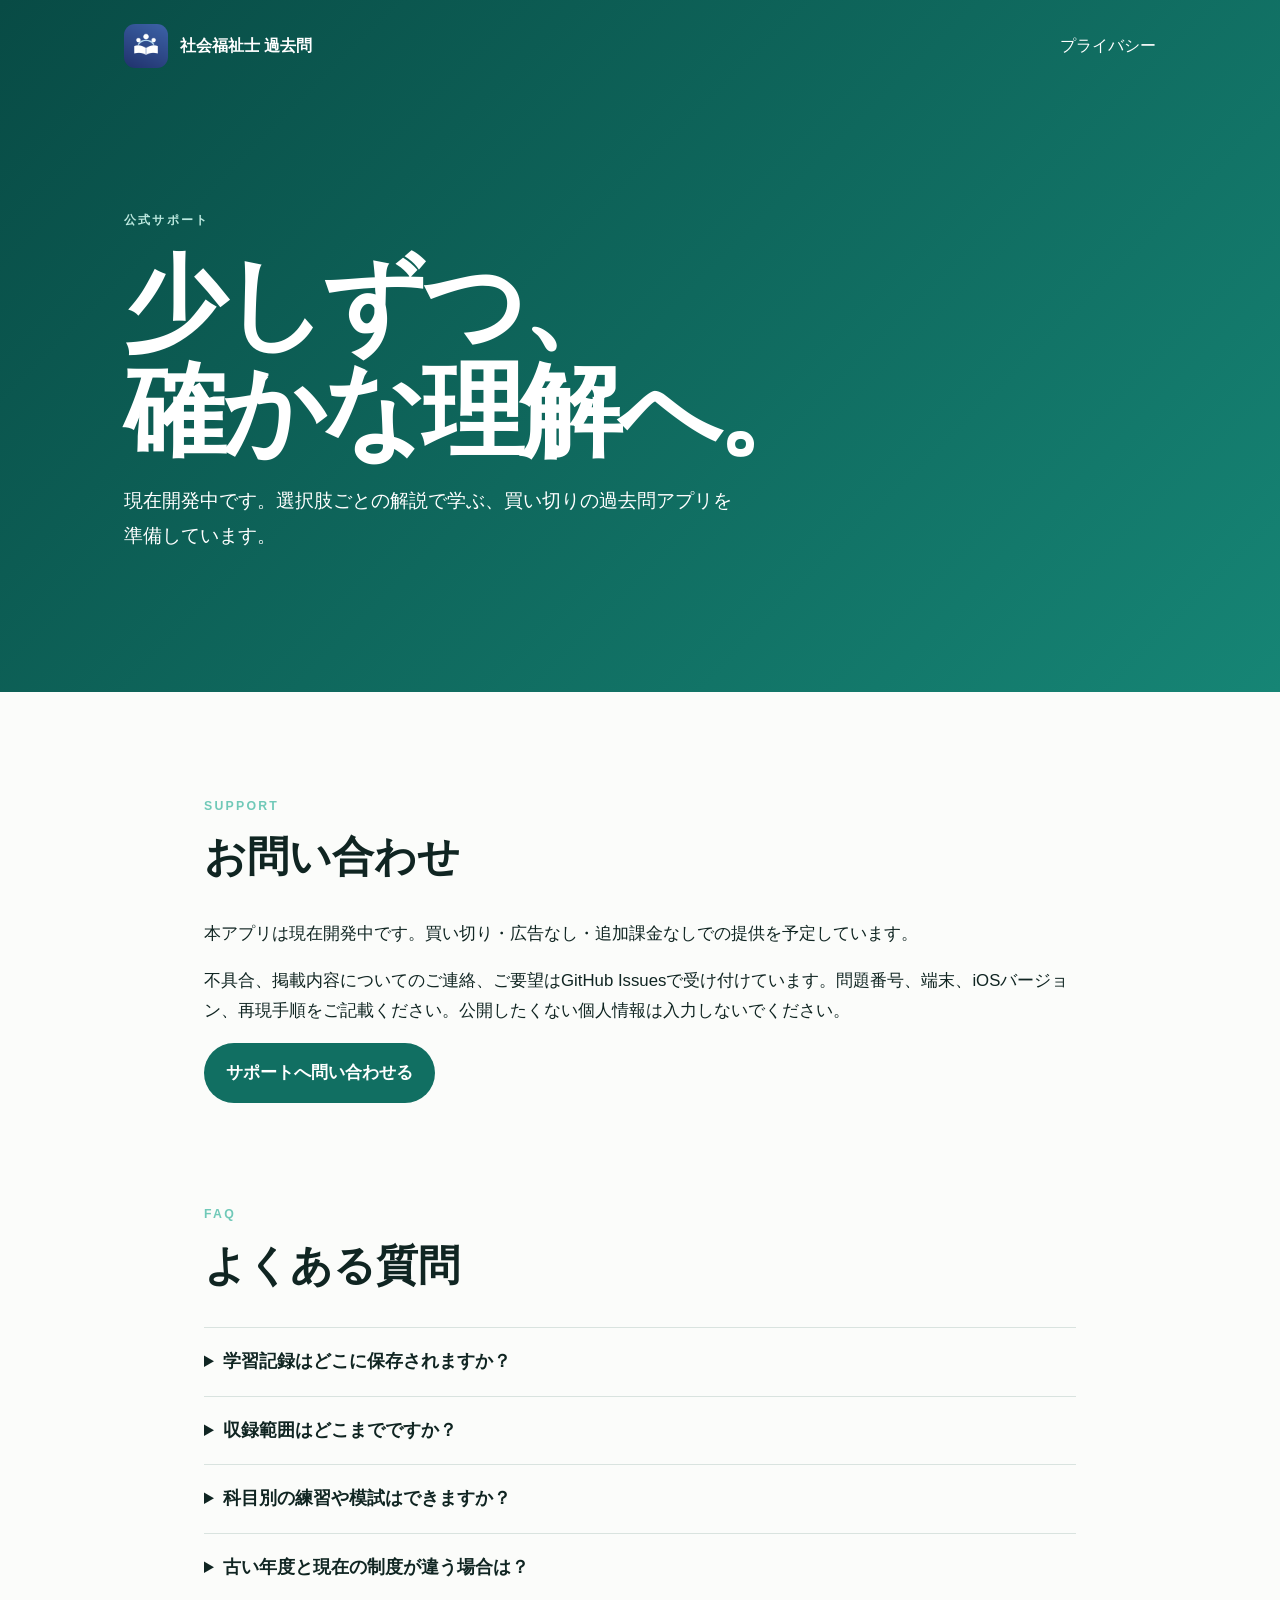
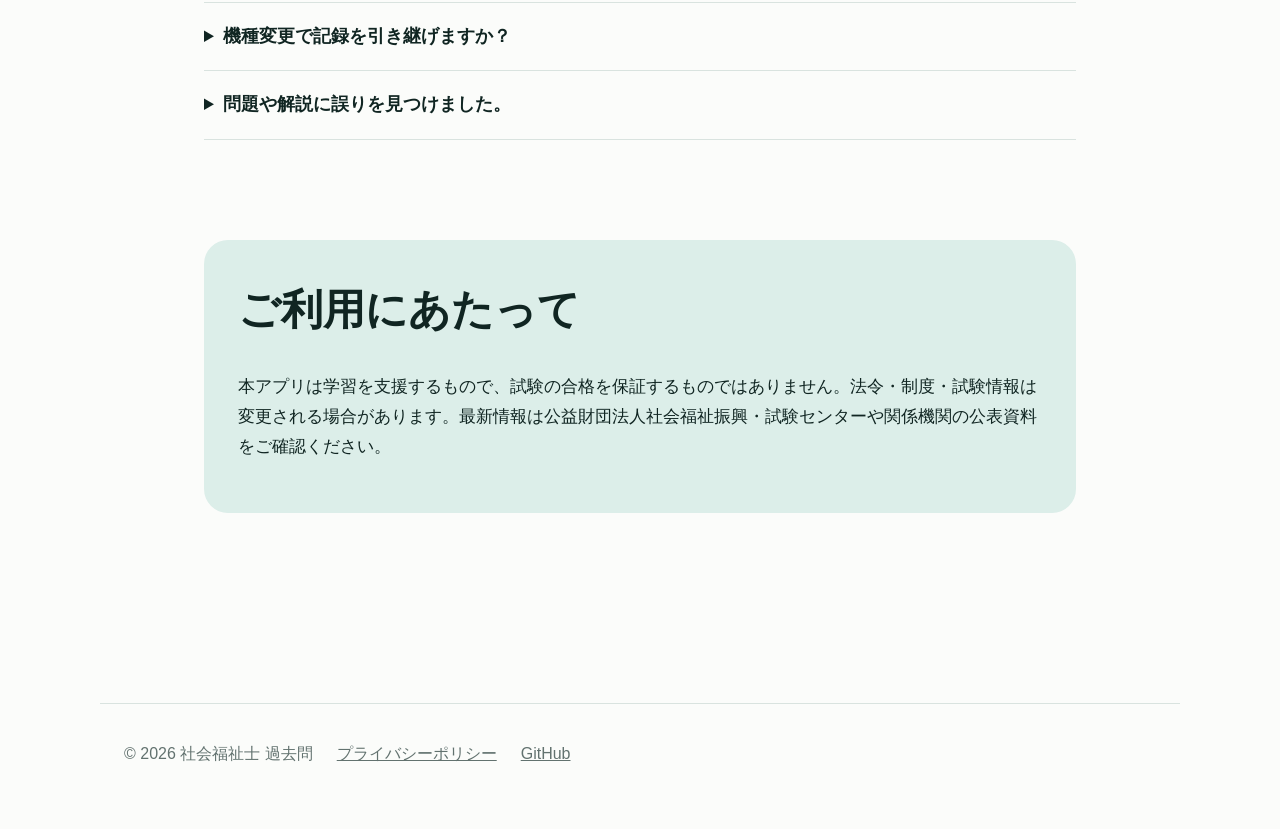
<file: index.html>
<!doctype html>
<html lang="ja">
<head>
  <meta charset="utf-8">
  <meta name="viewport" content="width=device-width, initial-scale=1">
  <meta name="description" content="社会福祉士 過去問アプリの公式サポートページ">
  <title>社会福祉士 過去問｜サポート</title>
  <link rel="stylesheet" href="assets/style.css">
</head>
<body>
  <header class="hero">
    <nav><a class="brand" href="./"><img src="assets/app-icon.png" alt="">社会福祉士 過去問</a><a href="privacy.html">プライバシー</a></nav>
    <div class="hero-copy"><p class="eyebrow">公式サポート</p><h1>少しずつ、<br>確かな理解へ。</h1><p>現在開発中です。選択肢ごとの解説で学ぶ、買い切りの過去問アプリを準備しています。</p></div>
  </header>
  <main>
    <section><p class="eyebrow">SUPPORT</p><h2>お問い合わせ</h2><p>本アプリは現在開発中です。買い切り・広告なし・追加課金なしでの提供を予定しています。</p><p>不具合、掲載内容についてのご連絡、ご要望はGitHub Issuesで受け付けています。問題番号、端末、iOSバージョン、再現手順をご記載ください。公開したくない個人情報は入力しないでください。</p><p><a class="button" href="https://github.com/taaaaho/shakai-past-questions-support/issues/new/choose">サポートへ問い合わせる</a></p></section>
    <section><p class="eyebrow">FAQ</p><h2>よくある質問</h2>
      <details><summary>学習記録はどこに保存されますか？</summary><p>回答、メモ、ブックマーク、演習位置は端末内に保存されます。アプリを削除すると記録も削除されます。</p></details>
      <details><summary>収録範囲はどこまでですか？</summary><p>初版の収録範囲は第36回（2024年）150問、第37回（2025年）129問、第38回（2026年）129問、合計408問です。第36回は旧カリキュラムです。全408問を確認用アプリに収録し、現在は解説確認の段階です。発売日は未定です。</p></details>
      <details><summary>科目別の練習や模試はできますか？</summary><p>同じ科目の問題を年度をまたいで練習できます。第37・38回の制限時間付き模試は、全科目129問・225分、共通科目84問・140分、専門科目45問・85分から選べます。全科目は休憩を含めない通し練習です。模試は中断中も時間が進み、終了後にスコアと解説を表示します。</p></details>
      <details><summary>古い年度と現在の制度が違う場合は？</summary><p>制度変更を確認した問題には、解説内に現行制度についての注記を表示します。受験年度の公式情報も併せてご確認ください。</p></details>
      <details><summary>機種変更で記録を引き継げますか？</summary><p>現在のバージョンにはアカウントやクラウド同期機能がないため、端末間の引き継ぎには対応していません。</p></details>
      <details><summary>問題や解説に誤りを見つけました。</summary><p>開催回と問題番号、該当箇所、確認できる公的資料があれば、サポート窓口からお知らせください。</p></details>
    </section>
    <section class="notice"><h2>ご利用にあたって</h2><p>本アプリは学習を支援するもので、試験の合格を保証するものではありません。法令・制度・試験情報は変更される場合があります。最新情報は公益財団法人社会福祉振興・試験センターや関係機関の公表資料をご確認ください。</p></section>
  </main>
  <footer><span>© 2026 社会福祉士 過去問</span><a href="privacy.html">プライバシーポリシー</a><a href="https://github.com/taaaaho/shakai-past-questions-support">GitHub</a></footer>
</body>
</html>
</file>
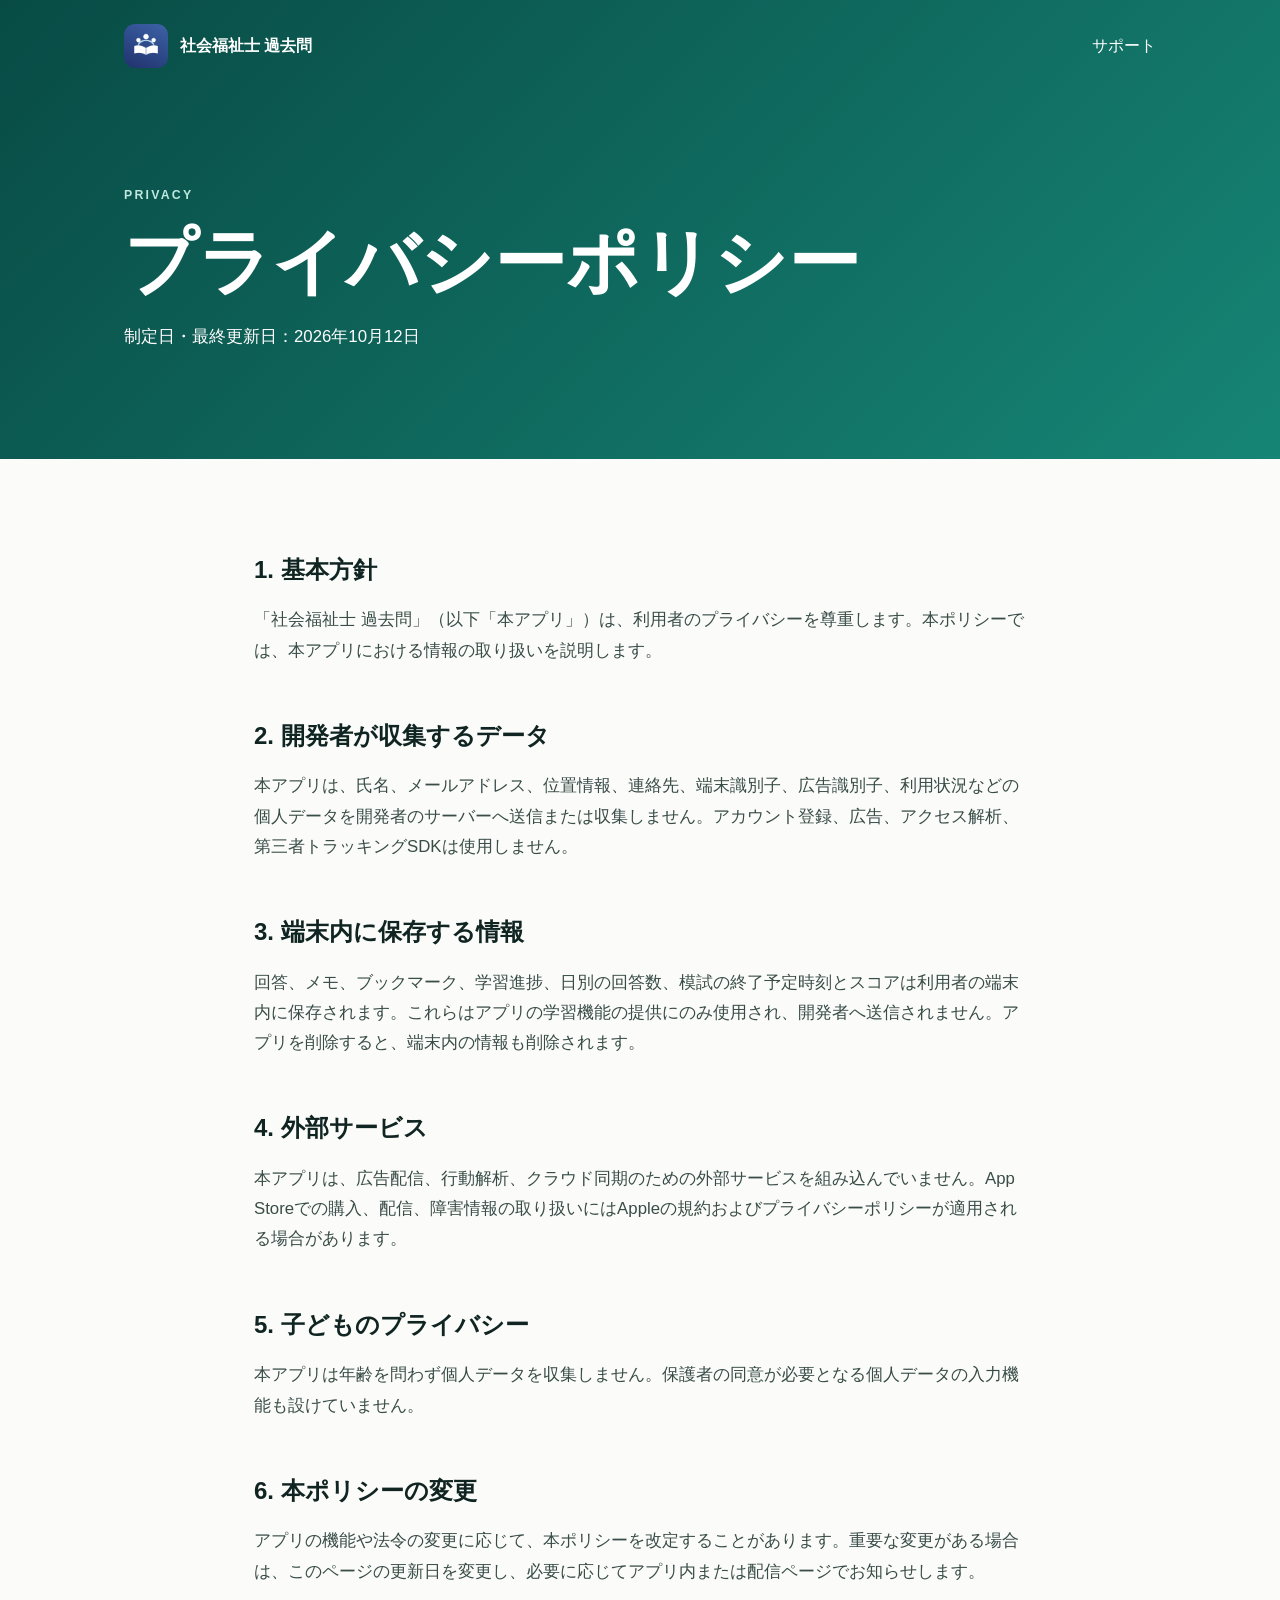
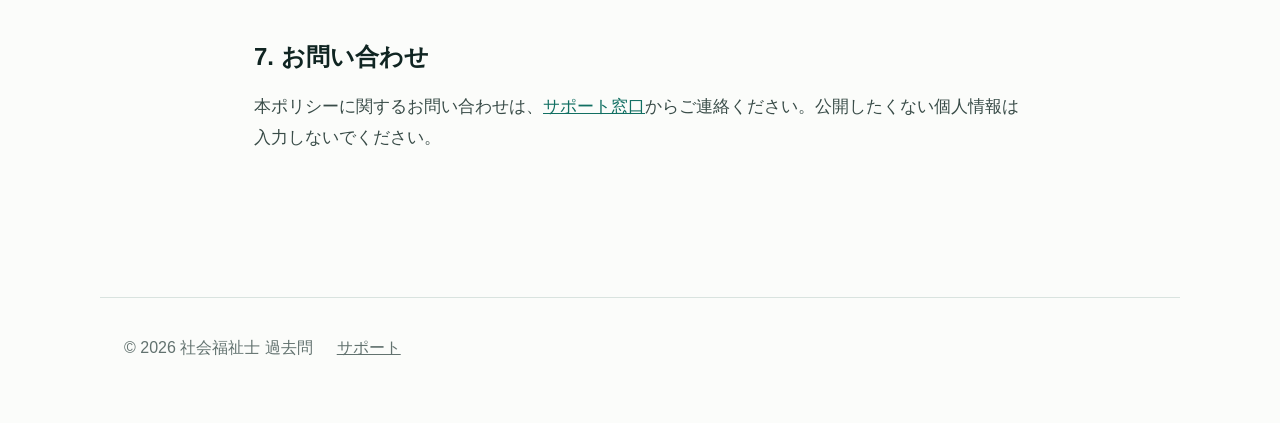
<file: privacy.html>
<!doctype html>
<html lang="ja">
<head>
  <meta charset="utf-8">
  <meta name="viewport" content="width=device-width, initial-scale=1">
  <meta name="description" content="社会福祉士 過去問アプリのプライバシーポリシー">
  <title>プライバシーポリシー｜社会福祉士 過去問</title>
  <link rel="stylesheet" href="assets/style.css">
</head>
<body>
  <header class="subhero"><nav><a class="brand" href="./"><img src="assets/app-icon.png" alt="">社会福祉士 過去問</a><a href="./">サポート</a></nav><div><p class="eyebrow">PRIVACY</p><h1>プライバシーポリシー</h1><p>制定日・最終更新日：2026年10月12日</p></div></header>
  <main class="policy">
    <section><h2>1. 基本方針</h2><p>「社会福祉士 過去問」（以下「本アプリ」）は、利用者のプライバシーを尊重します。本ポリシーでは、本アプリにおける情報の取り扱いを説明します。</p></section>
    <section><h2>2. 開発者が収集するデータ</h2><p>本アプリは、氏名、メールアドレス、位置情報、連絡先、端末識別子、広告識別子、利用状況などの個人データを開発者のサーバーへ送信または収集しません。アカウント登録、広告、アクセス解析、第三者トラッキングSDKは使用しません。</p></section>
    <section><h2>3. 端末内に保存する情報</h2><p>回答、メモ、ブックマーク、学習進捗、日別の回答数、模試の終了予定時刻とスコアは利用者の端末内に保存されます。これらはアプリの学習機能の提供にのみ使用され、開発者へ送信されません。アプリを削除すると、端末内の情報も削除されます。</p></section>
    <section><h2>4. 外部サービス</h2><p>本アプリは、広告配信、行動解析、クラウド同期のための外部サービスを組み込んでいません。App Storeでの購入、配信、障害情報の取り扱いにはAppleの規約およびプライバシーポリシーが適用される場合があります。</p></section>
    <section><h2>5. 子どものプライバシー</h2><p>本アプリは年齢を問わず個人データを収集しません。保護者の同意が必要となる個人データの入力機能も設けていません。</p></section>
    <section><h2>6. 本ポリシーの変更</h2><p>アプリの機能や法令の変更に応じて、本ポリシーを改定することがあります。重要な変更がある場合は、このページの更新日を変更し、必要に応じてアプリ内または配信ページでお知らせします。</p></section>
    <section><h2>7. お問い合わせ</h2><p>本ポリシーに関するお問い合わせは、<a href="https://github.com/taaaaho/shakai-past-questions-support/issues/new/choose">サポート窓口</a>からご連絡ください。公開したくない個人情報は入力しないでください。</p></section>
  </main>
  <footer><span>© 2026 社会福祉士 過去問</span><a href="./">サポート</a></footer>
</body>
</html>
</file>
<file: assets/style.css>
:root{--ink:#102522;--muted:#62726f;--teal:#116f62;--deep:#084b45;--mint:#dceee9;--paper:#fbfcfa;--line:#d9e3df}*{box-sizing:border-box}html{scroll-behavior:smooth}body{margin:0;background:var(--paper);color:var(--ink);font-family:-apple-system,BlinkMacSystemFont,"Hiragino Sans","Yu Gothic",sans-serif;line-height:1.8}a{color:var(--teal)}nav{max-width:1080px;margin:auto;padding:24px;display:flex;align-items:center;justify-content:space-between}nav>a:last-child{color:inherit;text-decoration:none}.brand{display:flex;align-items:center;gap:12px;color:inherit;text-decoration:none;font-weight:750}.brand img{width:44px;height:44px;border-radius:11px}.hero,.subhero{background:linear-gradient(135deg,#084b45,#168575);color:white}.hero{min-height:660px}.hero-copy,.subhero>div{max-width:1080px;margin:auto;padding:105px 24px 120px}.hero h1{font-size:clamp(3.4rem,8vw,6.8rem);line-height:1.05;letter-spacing:-.04em;margin:.18em 0}.hero-copy>p:last-child{font-size:1.2rem;max-width:620px}.eyebrow{font-size:.77rem;font-weight:800;letter-spacing:.18em;color:#70c9b8}.hero .eyebrow,.subhero .eyebrow{color:#bce8df}.subhero h1{font-size:clamp(2.4rem,6vw,4.5rem);line-height:1.2;margin:.15em 0}.subhero>div{padding-top:80px;padding-bottom:90px}main{max-width:920px;margin:auto;padding:90px 24px}section{margin-bottom:100px}h2{font-size:clamp(1.8rem,4vw,2.6rem);line-height:1.35;margin:.2em 0 .8em}p{font-size:1.05rem}.button{display:inline-block;background:var(--teal);color:white;text-decoration:none;padding:15px 22px;border-radius:999px;font-weight:750}details{border-top:1px solid var(--line);padding:18px 0}details:last-child{border-bottom:1px solid var(--line)}summary{font-size:1.1rem;font-weight:750;cursor:pointer}details p{color:var(--muted)}.notice{background:var(--mint);padding:34px;border-radius:24px}.policy{max-width:820px}.policy section{margin-bottom:54px}.policy h2{font-size:1.5rem}.policy p{color:#394c48}footer{border-top:1px solid var(--line);max-width:1080px;margin:auto;padding:36px 24px 60px;display:flex;gap:24px;flex-wrap:wrap;color:var(--muted)}footer a{color:inherit}@media(max-width:600px){nav{padding:16px}.hero{min-height:570px}.hero-copy{padding-top:85px}.hero-copy>p:last-child{font-size:1rem}main{padding-top:64px}section{margin-bottom:72px}}
</file>
